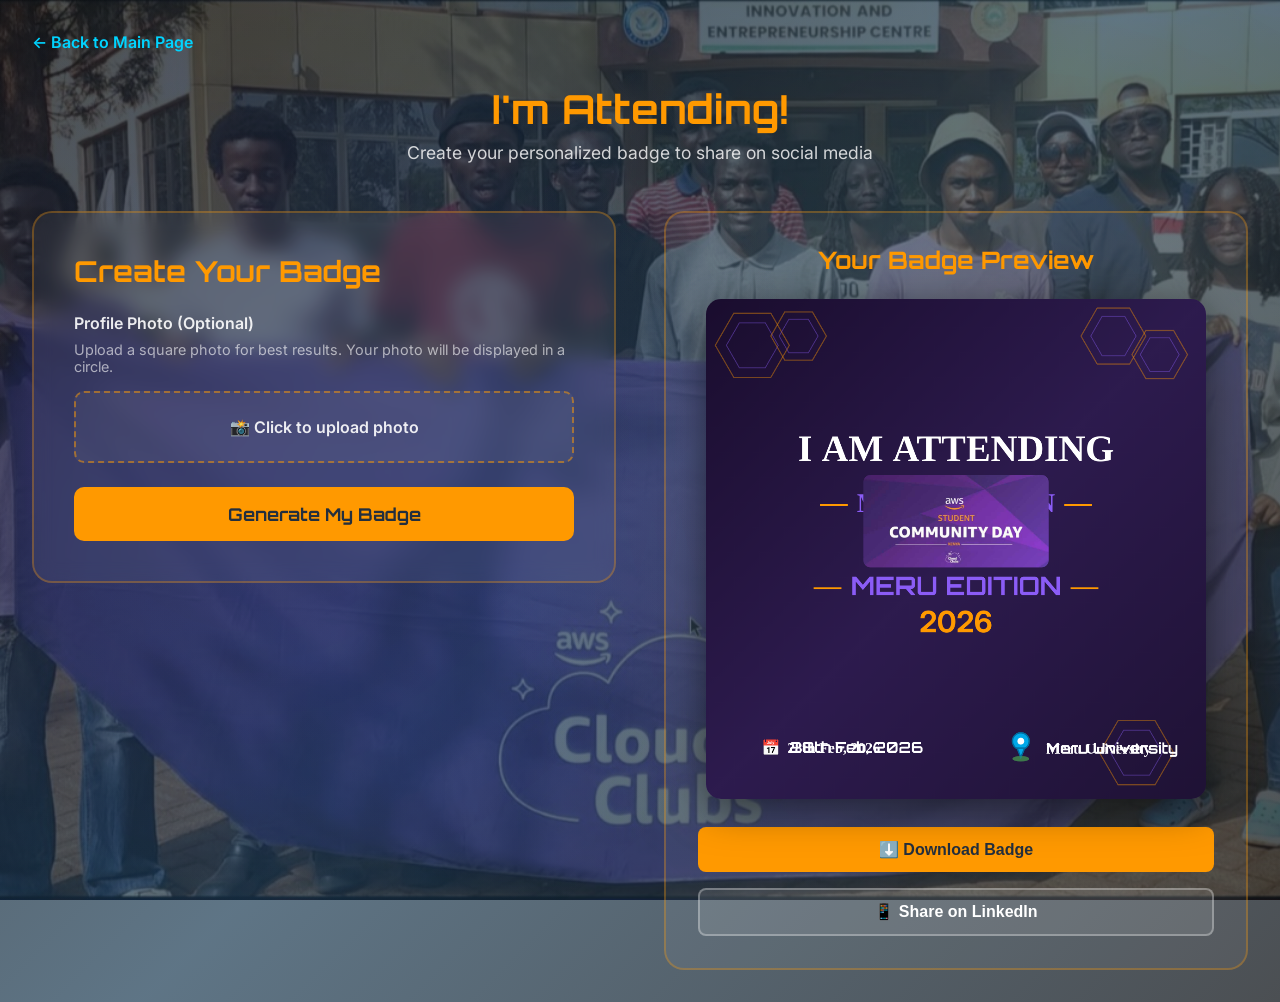
<file: attending.html>
<!DOCTYPE html>
<html lang="en">
<head>
    <meta charset="UTF-8">
    <meta name="viewport" content="width=device-width, initial-scale=1.0">
    <title>I'm Attending - AWS Community Day Kenya 2026</title>
    <link href="https://fonts.googleapis.com/css2?family=Orbitron:wght@700;900&family=Inter:wght@300;400;600;700&display=swap" rel="stylesheet">
    <link rel="icon" type="image/jpg" href="images/logo.jpg">
    <style>
        * {
            margin: 0;
            padding: 0;
            box-sizing: border-box;
        }

        :root {
            --aws-orange: #FF9900;
            --aws-dark: #232F3E;
            --aws-light: #FFFFFF;
            --badge-bg: #1a3a52;
            --accent-blue: #00D4FF;
            --aws-purple: #8B5CF6;
        }

        body {
            font-family: 'Inter', sans-serif;
            background: 
                linear-gradient(135deg, rgba(15, 20, 25, 0.75) 0%, rgba(26, 58, 82, 0.70) 50%, rgba(15, 20, 25, 0.75) 100%),
                url('images/backgroundx.jpeg') center/cover no-repeat fixed;
            min-height: 100vh;
            padding: 2rem;
            color: white;
            position: relative;
        }

        body::before {
            content: '';
            position: fixed;
            top: 0;
            left: 0;
            right: 0;
            bottom: 0;
            background: 
                radial-gradient(circle at 20% 50%, rgba(139, 92, 246, 0.08) 0%, transparent 50%),
                radial-gradient(circle at 80% 50%, rgba(255, 153, 0, 0.08) 0%, transparent 50%);
            pointer-events: none;
            z-index: 0;
        }

        .container {
            max-width: 1400px;
            margin: 0 auto;
            position: relative;
            z-index: 1;
        }

        .header {
            text-align: center;
            margin-bottom: 3rem;
        }

        .header-logo {
            width: 200px;
            height: auto;
            margin-bottom: 1.5rem;
            border-radius: 20px;
            box-shadow: 0 10px 30px rgba(139, 92, 246, 0.4);
        }

        .header h1 {
            font-family: 'Orbitron', sans-serif;
            font-size: 2.5rem;
            color: var(--aws-orange);
            margin-bottom: 0.5rem;
        }

        .header p {
            color: rgba(255, 255, 255, 0.8);
            font-size: 1.1rem;
        }

        .content-wrapper {
            display: grid;
            grid-template-columns: 1fr 1fr;
            gap: 3rem;
            align-items: start;
        }

        /* Form Section */
        .form-section {
            background: rgba(255, 255, 255, 0.05);
            border-radius: 20px;
            padding: 2.5rem;
            border: 2px solid rgba(255, 153, 0, 0.3);
            backdrop-filter: blur(10px);
        }

        .form-section h2 {
            font-family: 'Orbitron', sans-serif;
            color: var(--aws-orange);
            margin-bottom: 1.5rem;
            font-size: 1.8rem;
        }

        .form-group {
            margin-bottom: 1.5rem;
        }

        .form-group label {
            display: block;
            color: rgba(255, 255, 255, 0.9);
            margin-bottom: 0.5rem;
            font-weight: 600;
        }

        .form-group input,
        .form-group select {
            width: 100%;
            padding: 0.8rem;
            background: rgba(255, 255, 255, 0.1);
            border: 2px solid rgba(255, 255, 255, 0.2);
            border-radius: 8px;
            color: white;
            font-size: 1rem;
            transition: all 0.3s;
        }

        .form-group select {
            cursor: pointer;
        }

        .form-group select option {
            background: #1a3a52;
            color: white;
            padding: 0.5rem;
        }

        .form-group input:focus,
        .form-group select:focus {
            outline: none;
            border-color: var(--aws-orange);
            background: rgba(255, 255, 255, 0.15);
        }

        .form-group input::placeholder {
            color: rgba(255, 255, 255, 0.5);
        }

        .photo-upload {
            margin-top: 1rem;
        }

        .photo-upload-label {
            display: block;
            padding: 1.5rem;
            background: rgba(255, 255, 255, 0.05);
            border: 2px dashed rgba(255, 153, 0, 0.5);
            border-radius: 10px;
            text-align: center;
            cursor: pointer;
            transition: all 0.3s;
        }

        .photo-upload-label:hover {
            background: rgba(255, 153, 0, 0.1);
            border-color: var(--aws-orange);
        }

        .photo-upload input[type="file"] {
            display: none;
        }

        .photo-preview {
            margin-top: 1rem;
            text-align: center;
        }

        .photo-preview img {
            max-width: 200px;
            max-height: 200px;
            border-radius: 50%;
            border: 3px solid var(--aws-orange);
            object-fit: cover;
        }

        .checkbox-group {
            display: flex;
            align-items: center;
            gap: 0.5rem;
        }

        .checkbox-group input[type="checkbox"] {
            width: auto;
        }

        .submit-btn {
            width: 100%;
            padding: 1rem;
            background: var(--aws-orange);
            color: var(--aws-dark);
            border: none;
            border-radius: 10px;
            font-size: 1.1rem;
            font-weight: 700;
            cursor: pointer;
            transition: all 0.3s;
            font-family: 'Orbitron', sans-serif;
        }

        .submit-btn:hover {
            background: var(--accent-blue);
            transform: translateY(-2px);
            box-shadow: 0 10px 30px rgba(0, 212, 255, 0.4);
        }

        .submit-btn:disabled {
            background: rgba(255, 255, 255, 0.2);
            cursor: not-allowed;
            transform: none;
        }

        /* Badge Preview Section */
        .badge-section {
            position: sticky;
            top: 2rem;
        }

        .badge-preview {
            background: rgba(255, 255, 255, 0.05);
            border-radius: 20px;
            padding: 2rem;
            border: 2px solid rgba(255, 153, 0, 0.3);
            text-align: center;
        }

        .badge-preview h3 {
            font-family: 'Orbitron', sans-serif;
            color: var(--aws-orange);
            margin-bottom: 1.5rem;
            font-size: 1.5rem;
        }

        /* Badge Canvas Container */
        .badge-canvas-container {
            position: relative;
            width: 100%;
            max-width: 500px;
            margin: 0 auto;
        }

        #badgeCanvas {
            width: 100%;
            height: auto;
            border-radius: 15px;
            box-shadow: 0 10px 40px rgba(0, 0, 0, 0.5);
        }

        .badge-actions {
            margin-top: 1.5rem;
            display: flex;
            flex-direction: column;
            gap: 1rem;
        }

        .badge-btn {
            padding: 0.8rem 1.5rem;
            border: none;
            border-radius: 8px;
            font-weight: 600;
            cursor: pointer;
            transition: all 0.3s;
            font-size: 1rem;
        }

        .badge-btn-primary {
            background: var(--aws-orange);
            color: var(--aws-dark);
        }

        .badge-btn-primary:hover {
            background: var(--accent-blue);
            transform: translateY(-2px);
            box-shadow: 0 5px 20px rgba(0, 212, 255, 0.4);
        }

        .badge-btn-secondary {
            background: rgba(255, 255, 255, 0.1);
            color: white;
            border: 2px solid rgba(255, 255, 255, 0.3);
        }

        .badge-btn-secondary:hover {
            background: rgba(255, 255, 255, 0.2);
            border-color: var(--aws-orange);
        }

        .back-link {
            display: inline-block;
            margin-bottom: 2rem;
            color: var(--accent-blue);
            text-decoration: none;
            font-weight: 600;
            transition: all 0.3s;
        }

        .back-link:hover {
            color: var(--aws-orange);
            transform: translateX(-5px);
        }

        /* Responsive */
        @media (max-width: 968px) {
            .content-wrapper {
                grid-template-columns: 1fr;
            }

            .badge-section {
                position: relative;
                top: 0;
            }

            .header h1 {
                font-size: 2rem;
            }

            body {
                padding: 1rem;
            }
        }

        /* Enhanced Mobile Responsiveness */
        @media (max-width: 768px) {
            body {
                padding: 1rem;
            }

            .header h1 {
                font-size: 1.8rem;
            }

            .header p {
                font-size: 0.95rem;
            }

            .content-wrapper {
                grid-template-columns: 1fr;
                gap: 2rem;
            }

            .form-section {
                padding: 1.5rem;
            }

            .form-section h2 {
                font-size: 1.5rem;
            }

            .badge-preview {
                padding: 1.5rem;
            }

            .badge-preview h3 {
                font-size: 1.3rem;
            }

            .badge-actions {
                gap: 0.8rem;
            }

            .badge-btn {
                font-size: 0.9rem;
                padding: 0.7rem 1rem;
            }

            .back-link {
                font-size: 0.9rem;
                margin-bottom: 1.5rem;
            }
        }

        @media (max-width: 480px) {
            .header h1 {
                font-size: 1.5rem;
            }

            .header p {
                font-size: 0.85rem;
            }

            .form-section h2 {
                font-size: 1.3rem;
            }

            .badge-preview h3 {
                font-size: 1.1rem;
            }

            .submit-btn {
                font-size: 1rem;
                padding: 0.9rem;
            }
        }

        /* Success Message */
        .success-message {
            display: none;
            background: rgba(0, 212, 255, 0.2);
            border: 2px solid var(--accent-blue);
            border-radius: 10px;
            padding: 1rem;
            margin-top: 1rem;
            text-align: center;
            color: var(--accent-blue);
            font-weight: 600;
        }

        .success-message.show {
            display: block;
            animation: slideIn 0.3s ease-out;
        }

        @keyframes slideIn {
            from {
                opacity: 0;
                transform: translateY(-10px);
            }
            to {
                opacity: 1;
                transform: translateY(0);
            }
        }
    </style>
</head>
<body>
    <div class="container">
        <a href="index.html" class="back-link">← Back to Main Page</a>
        
        <div class="header">
            <h1>I'm Attending!</h1>
            <p>Create your personalized badge to share on social media</p>
        </div>

        <div class="content-wrapper">
            <!-- Badge Customization Form -->
            <div class="form-section">
                <h2>Create Your Badge</h2>
                <form id="registrationForm">
                    <div class="form-group">
                        <label>Profile Photo (Optional)</label>
                        <p style="color: rgba(255, 255, 255, 0.6); font-size: 0.9rem; margin-bottom: 0.5rem;">
                            Upload a square photo for best results. Your photo will be displayed in a circle.
                        </p>
                        <div class="photo-upload">
                            <label for="photoUpload" class="photo-upload-label">
                                <span id="uploadText">📸 Click to upload photo</span>
                            </label>
                            <input type="file" id="photoUpload" accept="image/*">
                            <div class="photo-preview" id="photoPreview"></div>
                        </div>
                    </div>

                    <div class="success-message" id="successMessage">
                        ✓ Badge generated successfully! Download it below.
                    </div>

                    <button type="submit" class="submit-btn">Generate My Badge</button>
                </form>
            </div>

            <!-- Badge Preview -->
            <div class="badge-section">
                <div class="badge-preview">
                    <h3>Your Badge Preview</h3>
                    <div class="badge-canvas-container">
                        <canvas id="badgeCanvas" width="1080" height="1080"></canvas>
                    </div>
                    <div class="badge-actions">
                        <button class="badge-btn badge-btn-primary" id="downloadBtn">
                            ⬇️ Download Badge
                        </button>
                        <button class="badge-btn badge-btn-secondary" id="shareBtn">
                            📱 Share on LinkedIn
                        </button>
                    </div>
                </div>
            </div>
        </div>
    </div>

    <script>
        const form = document.getElementById('registrationForm');
        const canvas = document.getElementById('badgeCanvas');
        const ctx = canvas.getContext('2d');
        const photoUpload = document.getElementById('photoUpload');
        const photoPreview = document.getElementById('photoPreview');
        const uploadText = document.getElementById('uploadText');
        const downloadBtn = document.getElementById('downloadBtn');
        const shareBtn = document.getElementById('shareBtn');
        const successMessage = document.getElementById('successMessage');

        let uploadedPhoto = null;
        let badgeGenerated = false;

        // Draw initial badge
        drawBadge(null);

        // Handle photo upload
        photoUpload.addEventListener('change', function(e) {
            const file = e.target.files[0];
            if (file) {
                const reader = new FileReader();
                reader.onload = function(event) {
                    const img = new Image();
                    img.onload = function() {
                        uploadedPhoto = img;
                        
                        // Show preview
                        photoPreview.innerHTML = `<img src="${event.target.result}" alt="Preview">`;
                        uploadText.textContent = '✓ Photo uploaded';
                        
                        // Update badge
                        drawBadge(img);
                    };
                    img.src = event.target.result;
                };
                reader.readAsDataURL(file);
            }
        });

        // Form submission
        form.addEventListener('submit', function(e) {
            e.preventDefault();
            
            // Draw final badge
            drawBadge(uploadedPhoto);
            badgeGenerated = true;
            
            // Show success message
            successMessage.classList.add('show');
            
            console.log('Badge generated successfully');
        });

        // Download badge
        downloadBtn.addEventListener('click', function() {
            if (!badgeGenerated) {
                alert('Please generate your badge first by submitting the form!');
                return;
            }
            
            const link = document.createElement('a');
            link.download = `AWS-Community-Day-Badge.png`;
            link.href = canvas.toDataURL('image/png');
            link.click();
        });

        // Share badge on LinkedIn
        shareBtn.addEventListener('click', function() {
            if (!badgeGenerated) {
                alert('Please generate your badge first by submitting the form!');
                return;
            }
            
            // Simply open LinkedIn feed
            window.open('https://www.linkedin.com/feed/', '_blank');
        });

        // Draw badge function
        function drawBadge(photo) {
            const width = canvas.width;
            const height = canvas.height;
            
            // Clear canvas
            ctx.clearRect(0, 0, width, height);
            
            // Background gradient with purple theme
            const gradient = ctx.createLinearGradient(0, 0, width, height);
            gradient.addColorStop(0, '#1a0d2e');
            gradient.addColorStop(0.5, '#2d1b4e');
            gradient.addColorStop(1, '#1f1235');
            ctx.fillStyle = gradient;
            ctx.fillRect(0, 0, width, height);
            
            // Draw hexagon decorations (top-left) with purple theme
            drawHexagonPattern(100, 100, 80);
            drawHexagonPattern(200, 80, 60);
            
            // Draw hexagon decorations (top-right)
            drawHexagonPattern(width - 200, 80, 70);
            drawHexagonPattern(width - 100, 120, 60);
            
            // Draw hexagon decorations (bottom-right)
            drawHexagonPattern(width - 150, height - 100, 80);
            
            // Photo or placeholder
            if (photo) {
                // Draw circular photo with proper cropping
                ctx.save();
                const photoSize = 320;
                const photoY = 250;
                
                // Create circular clipping path
                ctx.beginPath();
                ctx.arc(width / 2, photoY, photoSize / 2, 0, Math.PI * 2);
                ctx.closePath();
                ctx.clip();
                
                // Calculate scaling to cover the circle
                const scale = Math.max(photoSize / photo.width, photoSize / photo.height);
                const scaledWidth = photo.width * scale;
                const scaledHeight = photo.height * scale;
                
                // Center the image
                const x = (width / 2) - (scaledWidth / 2);
                const y = photoY - (scaledHeight / 2);
                
                ctx.drawImage(photo, x, y, scaledWidth, scaledHeight);
                ctx.restore();
                
                // Draw circle border with orange
                ctx.strokeStyle = '#FF9900';
                ctx.lineWidth = 6;
                ctx.beginPath();
                ctx.arc(width / 2, photoY, photoSize / 2, 0, Math.PI * 2);
                ctx.stroke();
            }
            
            // "I AM ATTENDING" text
            ctx.fillStyle = 'white';
            ctx.font = 'bold 80px Inter';
            ctx.textAlign = 'center';
            const attendingY = photo ? 490 : 350;
            ctx.fillText('I AM ATTENDING', width / 2, attendingY);
            
            // Load and draw logo (AWS Student Community Day logo)
            const logoImg = new Image();
            logoImg.onload = function() {
                const logoWidth = 400;
                const logoHeight = (logoImg.height / logoImg.width) * logoWidth;
                const logoX = (width / 2) - (logoWidth / 2);
                const logoY = attendingY + 30;
                
                // Draw logo with rounded corners effect
                ctx.save();
                ctx.beginPath();
                ctx.roundRect(logoX, logoY, logoWidth, logoHeight, 15);
                ctx.clip();
                ctx.drawImage(logoImg, logoX, logoY, logoWidth, logoHeight);
                ctx.restore();
                
                // Continue drawing rest of badge - MERU EDITION right after logo
                drawRestOfBadge(attendingY + logoHeight + 60);
            };
            logoImg.onerror = function() {
                // If logo fails to load, continue without it
                drawRestOfBadge(attendingY + 80);
            };
            logoImg.src = 'images/logo.jpg'; // Path to your logo
            
            // If logo doesn't load immediately, draw rest after timeout
            setTimeout(() => {
                if (!logoImg.complete) {
                    drawRestOfBadge(attendingY + 80);
                }
            }, 100);
        }
        
        function drawRestOfBadge(startY) {
            const width = canvas.width;
            const height = canvas.height;
            
            // Meru Edition directly below logo with decorative elements
            const meruY = startY + 30;
            ctx.fillStyle = '#8B5CF6';
            ctx.font = 'bold 56px Orbitron';
            ctx.textAlign = 'center';
            ctx.fillText('MERU EDITION', width / 2, meruY);
            
            // Lines beside MERU EDITION
            const meruWidth = ctx.measureText('MERU EDITION').width;
            ctx.strokeStyle = '#FF9900';
            ctx.lineWidth = 4;
            ctx.beginPath();
            ctx.moveTo(width / 2 - meruWidth / 2 - 80, meruY - 15);
            ctx.lineTo(width / 2 - meruWidth / 2 - 20, meruY - 15);
            ctx.stroke();
            
            ctx.beginPath();
            ctx.moveTo(width / 2 + meruWidth / 2 + 20, meruY - 15);
            ctx.lineTo(width / 2 + meruWidth / 2 + 80, meruY - 15);
            ctx.stroke();
            
            // Year centered below MERU EDITION
            ctx.fillStyle = '#FF9900';
            ctx.font = 'bold 64px Inter';
            ctx.fillText('2026', width / 2, meruY + 80);
            
            // Bottom section with date and location split left/right
            const bottomY = height - 100;
            
            // Date on the LEFT with emoji calendar icon
            ctx.textAlign = 'left';
            const leftX = 120;
            
            // Draw date with emoji calendar
            ctx.font = 'bold 32px Orbitron';
            ctx.fillStyle = 'white';
            ctx.fillText('📅  28th Feb, 2026', leftX, bottomY);
            
            // Location on the RIGHT with custom location pin
            const rightX = width - 120;
            
            // Draw location pin icon
            const pinX = rightX - 280;
            const pinY = bottomY - 25;
            const pinSize = 45;
            
            // Draw pin shape
            ctx.save();
            ctx.fillStyle = '#00A8E8'; // Blue color for pin
            ctx.strokeStyle = '#006D9E';
            ctx.lineWidth = 3;
            
            // Pin body (teardrop shape)
            ctx.beginPath();
            ctx.arc(pinX, pinY, pinSize / 2.5, 0, Math.PI * 2);
            ctx.fill();
            ctx.stroke();
            
            // Pin point (bottom triangle)
            ctx.beginPath();
            ctx.moveTo(pinX - 8, pinY + 15);
            ctx.lineTo(pinX + 8, pinY + 15);
            ctx.lineTo(pinX, pinY + 35);
            ctx.closePath();
            ctx.fill();
            ctx.stroke();
            
            // Inner white circle
            ctx.fillStyle = 'white';
            ctx.beginPath();
            ctx.arc(pinX, pinY, pinSize / 6, 0, Math.PI * 2);
            ctx.fill();
            
            // Green shadow/base
            ctx.fillStyle = 'rgba(76, 175, 80, 0.4)';
            ctx.beginPath();
            ctx.ellipse(pinX, pinY + 38, 18, 6, 0, 0, Math.PI * 2);
            ctx.fill();
            
            ctx.restore();
            
            // Draw "Meru University" text next to icon - centered vertically with icon
            ctx.font = 'bold 32px Orbitron';
            ctx.fillStyle = 'white';
            ctx.textAlign = 'left';
            ctx.fillText('Meru University', pinX + 55, bottomY + 2);
        }
        
        // Helper function to draw hexagon
        function drawHexagon(x, y, size) {
            ctx.beginPath();
            for (let i = 0; i < 6; i++) {
                const angle = (Math.PI / 3) * i;
                const hx = x + size * Math.cos(angle);
                const hy = y + size * Math.sin(angle);
                if (i === 0) {
                    ctx.moveTo(hx, hy);
                } else {
                    ctx.lineTo(hx, hy);
                }
            }
            ctx.closePath();
        }
        
        // Draw hexagon pattern decoration with purple theme
        function drawHexagonPattern(x, y, size) {
            ctx.save();
            ctx.translate(x, y);
            
            // Outer hexagon - orange
            ctx.strokeStyle = '#FF9900';
            ctx.lineWidth = 2.5;
            ctx.globalAlpha = 0.4;
            drawHexagon(0, 0, size);
            ctx.stroke();
            
            // Inner hexagon - purple
            ctx.strokeStyle = '#8B5CF6';
            ctx.lineWidth = 2;
            ctx.globalAlpha = 0.4;
            drawHexagon(0, 0, size * 0.7);
            ctx.stroke();
            
            ctx.restore();
        }
    </script>
</body>
</html>
</file>
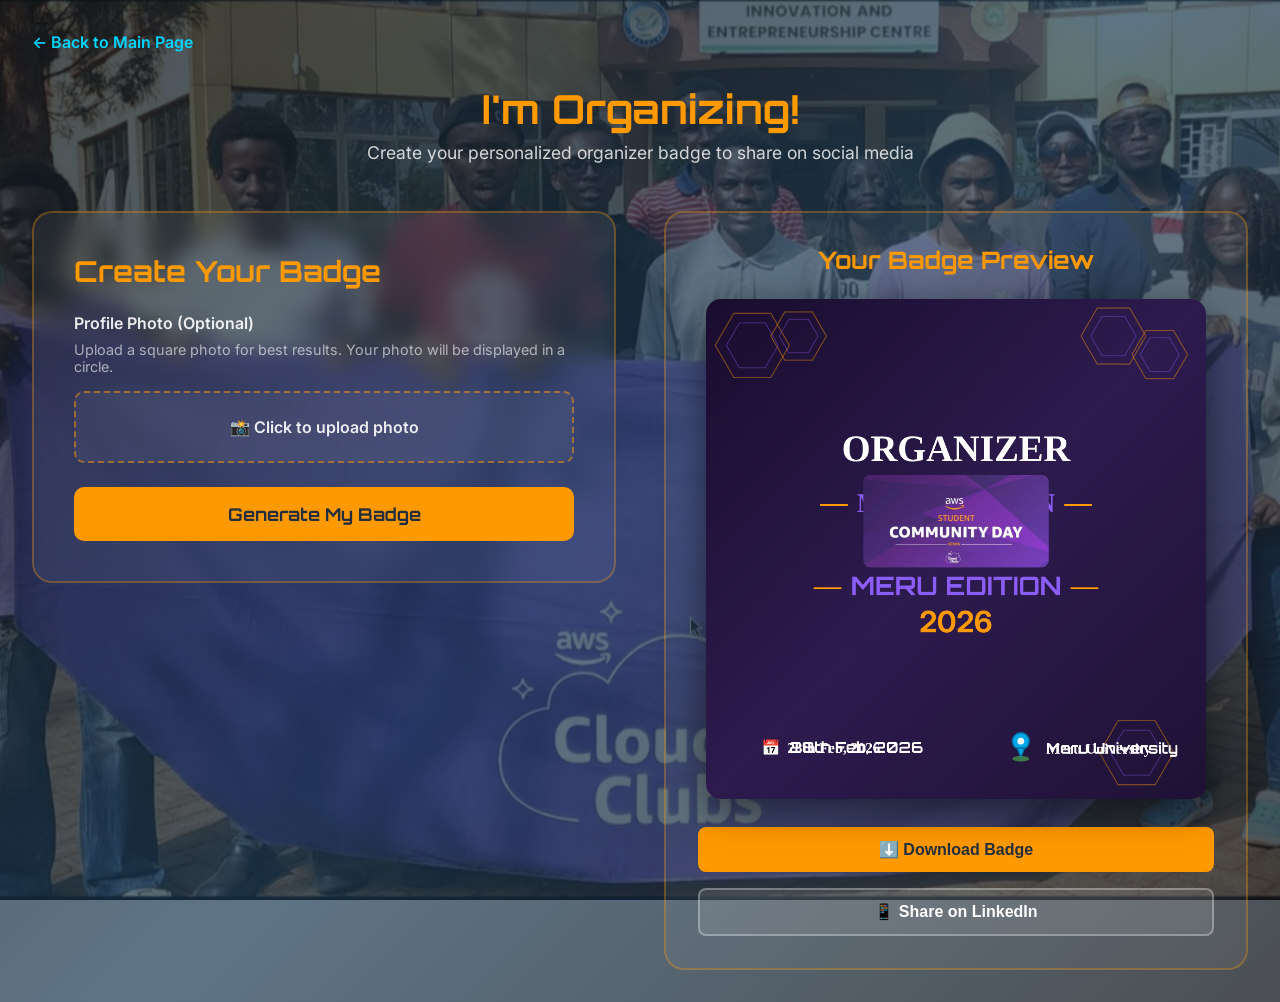
<file: organizing.html>
<!DOCTYPE html>
<html lang="en">
<head>
    <meta charset="UTF-8">
    <meta name="viewport" content="width=device-width, initial-scale=1.0">
    <title>I'm Organizing - AWS Community Day Kenya 2026</title>
    <link href="https://fonts.googleapis.com/css2?family=Orbitron:wght@700;900&family=Inter:wght@300;400;600;700&display=swap" rel="stylesheet">
    <link rel="icon" type="image/jpg" href="images/logo.jpg">
    <style>
        * {
            margin: 0;
            padding: 0;
            box-sizing: border-box;
        }

        :root {
            --aws-orange: #FF9900;
            --aws-dark: #232F3E;
            --aws-light: #FFFFFF;
            --badge-bg: #1a3a52;
            --accent-blue: #00D4FF;
            --aws-purple: #8B5CF6;
        }

        body {
            font-family: 'Inter', sans-serif;
            background: 
                linear-gradient(135deg, rgba(15, 20, 25, 0.75) 0%, rgba(26, 58, 82, 0.70) 50%, rgba(15, 20, 25, 0.75) 100%),
                url('images/backgroundx.jpeg') center/cover no-repeat fixed;
            min-height: 100vh;
            padding: 2rem;
            color: white;
        }

        .container {
            max-width: 1400px;
            margin: 0 auto;
        }

        .header {
            text-align: center;
            margin-bottom: 3rem;
        }

        .header-logo {
            width: 200px;
            height: auto;
            margin-bottom: 1.5rem;
            border-radius: 20px;
            box-shadow: 0 10px 30px rgba(139, 92, 246, 0.4);
        }

        .header h1 {
            font-family: 'Orbitron', sans-serif;
            font-size: 2.5rem;
            color: var(--aws-orange);
            margin-bottom: 0.5rem;
        }

        .header p {
            color: rgba(255, 255, 255, 0.8);
            font-size: 1.1rem;
        }

        .content-wrapper {
            display: grid;
            grid-template-columns: 1fr 1fr;
            gap: 3rem;
            align-items: start;
        }

        /* Form Section */
        .form-section {
            background: rgba(255, 255, 255, 0.05);
            border-radius: 20px;
            padding: 2.5rem;
            border: 2px solid rgba(255, 153, 0, 0.3);
            backdrop-filter: blur(10px);
        }

        .form-section h2 {
            font-family: 'Orbitron', sans-serif;
            color: var(--aws-orange);
            margin-bottom: 1.5rem;
            font-size: 1.8rem;
        }

        .form-group {
            margin-bottom: 1.5rem;
        }

        .form-group label {
            display: block;
            color: rgba(255, 255, 255, 0.9);
            margin-bottom: 0.5rem;
            font-weight: 600;
        }

        .form-group input,
        .form-group select {
            width: 100%;
            padding: 0.8rem;
            background: rgba(255, 255, 255, 0.1);
            border: 2px solid rgba(255, 255, 255, 0.2);
            border-radius: 8px;
            color: white;
            font-size: 1rem;
            transition: all 0.3s;
        }

        .form-group select {
            cursor: pointer;
        }

        .form-group select option {
            background: #1a3a52;
            color: white;
            padding: 0.5rem;
        }

        .form-group input:focus,
        .form-group select:focus {
            outline: none;
            border-color: var(--aws-orange);
            background: rgba(255, 255, 255, 0.15);
        }

        .form-group input::placeholder {
            color: rgba(255, 255, 255, 0.5);
        }

        .photo-upload {
            margin-top: 1rem;
        }

        .photo-upload-label {
            display: block;
            padding: 1.5rem;
            background: rgba(255, 255, 255, 0.05);
            border: 2px dashed rgba(255, 153, 0, 0.5);
            border-radius: 10px;
            text-align: center;
            cursor: pointer;
            transition: all 0.3s;
        }

        .photo-upload-label:hover {
            background: rgba(255, 153, 0, 0.08);
            border-color: var(--aws-orange);
        }

        .photo-upload input[type="file"] {
            display: none;
        }

        .photo-preview {
            margin-top: 1rem;
            text-align: center;
        }

        .photo-preview img {
            max-width: 200px;
            max-height: 200px;
            border-radius: 50%;
            border: 3px solid var(--aws-orange);
            object-fit: cover;
        }

        .checkbox-group {
            display: flex;
            align-items: center;
            gap: 0.5rem;
        }

        .checkbox-group input[type="checkbox"] {
            width: auto;
        }

        .submit-btn {
            width: 100%;
            padding: 1rem;
            background: var(--aws-orange);
            color: var(--aws-dark);
            border: none;
            border-radius: 10px;
            font-size: 1.1rem;
            font-weight: 700;
            cursor: pointer;
            transition: all 0.3s;
            font-family: 'Orbitron', sans-serif;
        }

        .submit-btn:hover {
            background: var(--accent-blue);
            transform: translateY(-2px);
            box-shadow: 0 10px 30px rgba(0, 212, 255, 0.4);
        }

        .submit-btn:disabled {
            background: rgba(255, 255, 255, 0.2);
            cursor: not-allowed;
            transform: none;
        }

        /* Badge Preview Section */
        .badge-section {
            position: sticky;
            top: 2rem;
        }

        .badge-preview {
            background: rgba(255, 255, 255, 0.05);
            border-radius: 20px;
            padding: 2rem;
            border: 2px solid rgba(255, 153, 0, 0.3);
            text-align: center;
        }

        .badge-preview h3 {
            font-family: 'Orbitron', sans-serif;
            color: var(--aws-orange);
            margin-bottom: 1.5rem;
            font-size: 1.5rem;
        }

        /* Badge Canvas Container */
        .badge-canvas-container {
            position: relative;
            width: 100%;
            max-width: 500px;
            margin: 0 auto;
        }

        #badgeCanvas {
            width: 100%;
            height: auto;
            border-radius: 15px;
            box-shadow: 0 10px 40px rgba(0, 0, 0, 0.5);
        }

        .badge-actions {
            margin-top: 1.5rem;
            display: flex;
            flex-direction: column;
            gap: 1rem;
        }

        .badge-btn {
            padding: 0.8rem 1.5rem;
            border: none;
            border-radius: 8px;
            font-weight: 600;
            cursor: pointer;
            transition: all 0.3s;
            font-size: 1rem;
        }

        .badge-btn-primary {
            background: var(--aws-orange);
            color: var(--aws-dark);
        }

        .badge-btn-primary:hover {
            background: var(--accent-blue);
            transform: translateY(-2px);
            box-shadow: 0 5px 20px rgba(0, 212, 255, 0.4);
        }

        .badge-btn-secondary {
            background: rgba(255, 255, 255, 0.1);
            color: white;
            border: 2px solid rgba(255, 255, 255, 0.3);
        }

        .badge-btn-secondary:hover {
            background: rgba(255, 255, 255, 0.2);
            border-color: var(--aws-orange);
        }

        .back-link {
            display: inline-block;
            margin-bottom: 2rem;
            color: var(--accent-blue);
            text-decoration: none;
            font-weight: 600;
            transition: all 0.3s;
        }

        .back-link:hover {
            color: var(--aws-orange);
            transform: translateX(-5px);
        }

        /* Responsive */
        @media (max-width: 968px) {
            .content-wrapper {
                grid-template-columns: 1fr;
            }

            .badge-section {
                position: relative;
                top: 0;
            }

            .header h1 {
                font-size: 2rem;
            }

            body {
                padding: 1rem;
            }
        }

        /* Enhanced Mobile Responsiveness */
        @media (max-width: 768px) {
            body {
                padding: 1rem;
            }

            .header h1 {
                font-size: 1.8rem;
            }

            .header p {
                font-size: 0.95rem;
            }

            .content-wrapper {
                grid-template-columns: 1fr;
                gap: 2rem;
            }

            .form-section {
                padding: 1.5rem;
            }

            .form-section h2 {
                font-size: 1.5rem;
            }

            .badge-preview {
                padding: 1.5rem;
            }

            .badge-preview h3 {
                font-size: 1.3rem;
            }

            .badge-actions {
                gap: 0.8rem;
            }

            .badge-btn {
                font-size: 0.9rem;
                padding: 0.7rem 1rem;
            }

            .back-link {
                font-size: 0.9rem;
                margin-bottom: 1.5rem;
            }
        }

        @media (max-width: 480px) {
            .header h1 {
                font-size: 1.5rem;
            }

            .header p {
                font-size: 0.85rem;
            }

            .form-section h2 {
                font-size: 1.3rem;
            }

            .badge-preview h3 {
                font-size: 1.1rem;
            }

            .submit-btn {
                font-size: 1rem;
                padding: 0.9rem;
            }
        }

        /* Success Message */
        .success-message {
            display: none;
            background: rgba(0, 212, 255, 0.2);
            border: 2px solid var(--accent-blue);
            border-radius: 10px;
            padding: 1rem;
            margin-top: 1rem;
            text-align: center;
            color: var(--accent-blue);
            font-weight: 600;
        }

        .success-message.show {
            display: block;
            animation: slideIn 0.3s ease-out;
        }

        @keyframes slideIn {
            from {
                opacity: 0;
                transform: translateY(-10px);
            }
            to {
                opacity: 1;
                transform: translateY(0);
            }
        }
    </style>
</head>
<body>
    <div class="container">
        <a href="index.html" class="back-link">← Back to Main Page</a>
        
        <div class="header">
            <h1>I'm Organizing!</h1>
            <p>Create your personalized organizer badge to share on social media</p>
        </div>

        <div class="content-wrapper">
            <!-- Badge Customization Form -->
            <div class="form-section">
                <h2>Create Your Badge</h2>
                <form id="registrationForm">
                    <div class="form-group">
                        <label>Profile Photo (Optional)</label>
                        <p style="color: rgba(255, 255, 255, 0.6); font-size: 0.9rem; margin-bottom: 0.5rem;">
                            Upload a square photo for best results. Your photo will be displayed in a circle.
                        </p>
                        <div class="photo-upload">
                            <label for="photoUpload" class="photo-upload-label">
                                <span id="uploadText">📸 Click to upload photo</span>
                            </label>
                            <input type="file" id="photoUpload" accept="image/*">
                            <div class="photo-preview" id="photoPreview"></div>
                        </div>
                    </div>

                    <div class="success-message" id="successMessage">
                        ✓ Badge generated successfully! Download it below.
                    </div>

                    <button type="submit" class="submit-btn">Generate My Badge</button>
                </form>
            </div>

            <!-- Badge Preview -->
            <div class="badge-section">
                <div class="badge-preview">
                    <h3>Your Badge Preview</h3>
                    <div class="badge-canvas-container">
                        <canvas id="badgeCanvas" width="1080" height="1080"></canvas>
                    </div>
                    <div class="badge-actions">
                        <button class="badge-btn badge-btn-primary" id="downloadBtn">
                            ⬇️ Download Badge
                        </button>
                        <button class="badge-btn badge-btn-secondary" id="shareBtn">
                            📱 Share on LinkedIn
                        </button>
                    </div>
                </div>
            </div>
        </div>
    </div>

    <script>
        const form = document.getElementById('registrationForm');
        const canvas = document.getElementById('badgeCanvas');
        const ctx = canvas.getContext('2d');
        const photoUpload = document.getElementById('photoUpload');
        const photoPreview = document.getElementById('photoPreview');
        const uploadText = document.getElementById('uploadText');
        const downloadBtn = document.getElementById('downloadBtn');
        const shareBtn = document.getElementById('shareBtn');
        const successMessage = document.getElementById('successMessage');

        let uploadedPhoto = null;
        let badgeGenerated = false;

        // Draw initial badge
        drawBadge(null);

        // Handle photo upload
        photoUpload.addEventListener('change', function(e) {
            const file = e.target.files[0];
            if (file) {
                const reader = new FileReader();
                reader.onload = function(event) {
                    const img = new Image();
                    img.onload = function() {
                        uploadedPhoto = img;
                        
                        // Show preview
                        photoPreview.innerHTML = `<img src="${event.target.result}" alt="Preview">`;
                        uploadText.textContent = '✓ Photo uploaded';
                        
                        // Update badge
                        drawBadge(img);
                    };
                    img.src = event.target.result;
                };
                reader.readAsDataURL(file);
            }
        });

        // Form submission
        form.addEventListener('submit', function(e) {
            e.preventDefault();
            
            // Draw final badge
            drawBadge(uploadedPhoto);
            badgeGenerated = true;
            
            // Show success message
            successMessage.classList.add('show');
            
            console.log('Badge generated successfully');
        });

        // Download badge
        downloadBtn.addEventListener('click', function() {
            if (!badgeGenerated) {
                alert('Please generate your badge first by submitting the form!');
                return;
            }
            
            const link = document.createElement('a');
            link.download = `AWS-Community-Day-Badge.png`;
            link.href = canvas.toDataURL('image/png');
            link.click();
        });

        // Share badge
        // Draw badge function
        function drawBadge(photo) {
            const width = canvas.width;
            const height = canvas.height;
            
            // Clear canvas
            ctx.clearRect(0, 0, width, height);
            
            // Background gradient with purple theme
            const gradient = ctx.createLinearGradient(0, 0, width, height);
            gradient.addColorStop(0, '#1a0d2e');
            gradient.addColorStop(0.5, '#2d1b4e');
            gradient.addColorStop(1, '#1f1235');
            ctx.fillStyle = gradient;
            ctx.fillRect(0, 0, width, height);
            
            // Draw hexagon decorations (top-left) with purple theme
            drawHexagonPattern(100, 100, 80);
            drawHexagonPattern(200, 80, 60);
            
            // Draw hexagon decorations (top-right)
            drawHexagonPattern(width - 200, 80, 70);
            drawHexagonPattern(width - 100, 120, 60);
            
            // Draw hexagon decorations (bottom-right)
            drawHexagonPattern(width - 150, height - 100, 80);
            
            // Photo or placeholder
            if (photo) {
                // Draw circular photo with proper cropping
                ctx.save();
                const photoSize = 320;
                const photoY = 250;
                
                // Create circular clipping path
                ctx.beginPath();
                ctx.arc(width / 2, photoY, photoSize / 2, 0, Math.PI * 2);
                ctx.closePath();
                ctx.clip();
                
                // Calculate scaling to cover the circle
                const scale = Math.max(photoSize / photo.width, photoSize / photo.height);
                const scaledWidth = photo.width * scale;
                const scaledHeight = photo.height * scale;
                
                // Center the image
                const x = (width / 2) - (scaledWidth / 2);
                const y = photoY - (scaledHeight / 2);
                
                ctx.drawImage(photo, x, y, scaledWidth, scaledHeight);
                ctx.restore();
                
                // Draw circle border with orange
                ctx.strokeStyle = '#FF9900';
                ctx.lineWidth = 6;
                ctx.beginPath();
                ctx.arc(width / 2, photoY, photoSize / 2, 0, Math.PI * 2);
                ctx.stroke();
            }
            
            // "I AM ORGANIZING" text
            ctx.fillStyle = 'white';
            ctx.font = 'bold 80px Inter';
            ctx.textAlign = 'center';
            const attendingY = photo ? 490 : 350;
            ctx.fillText('ORGANIZER', width / 2, attendingY);
            
            // Load and draw logo (AWS Student Community Day logo)
            const logoImg = new Image();
            logoImg.onload = function() {
                const logoWidth = 400;
                const logoHeight = (logoImg.height / logoImg.width) * logoWidth;
                const logoX = (width / 2) - (logoWidth / 2);
                const logoY = attendingY + 30;
                
                // Draw logo with rounded corners effect
                ctx.save();
                ctx.beginPath();
                ctx.roundRect(logoX, logoY, logoWidth, logoHeight, 15);
                ctx.clip();
                ctx.drawImage(logoImg, logoX, logoY, logoWidth, logoHeight);
                ctx.restore();
                
                // Continue drawing rest of badge - MERU EDITION right after logo
                drawRestOfBadge(attendingY + logoHeight + 60);
            };
            logoImg.onerror = function() {
                // If logo fails to load, continue without it
                drawRestOfBadge(attendingY + 80);
            };
            logoImg.src = 'images/logo.jpg'; // Path to your logo
            
            // If logo doesn't load immediately, draw rest after timeout
            setTimeout(() => {
                if (!logoImg.complete) {
                    drawRestOfBadge(attendingY + 80);
                }
            }, 100);
        }
        
        function drawRestOfBadge(startY) {
            const width = canvas.width;
            const height = canvas.height;
            
            // Meru Edition directly below logo with decorative elements
            const meruY = startY + 30;
            ctx.fillStyle = '#8B5CF6';
            ctx.font = 'bold 56px Orbitron';
            ctx.textAlign = 'center';
            ctx.fillText('MERU EDITION', width / 2, meruY);
            
            // Lines beside MERU EDITION
            const meruWidth = ctx.measureText('MERU EDITION').width;
            ctx.strokeStyle = '#FF9900';
            ctx.lineWidth = 4;
            ctx.beginPath();
            ctx.moveTo(width / 2 - meruWidth / 2 - 80, meruY - 15);
            ctx.lineTo(width / 2 - meruWidth / 2 - 20, meruY - 15);
            ctx.stroke();
            
            ctx.beginPath();
            ctx.moveTo(width / 2 + meruWidth / 2 + 20, meruY - 15);
            ctx.lineTo(width / 2 + meruWidth / 2 + 80, meruY - 15);
            ctx.stroke();
            
            // Year centered below MERU EDITION
            ctx.fillStyle = '#FF9900';
            ctx.font = 'bold 64px Inter';
            ctx.fillText('2026', width / 2, meruY + 80);
            
            // Bottom section with date and location split left/right
            const bottomY = height - 100;
            
            // Date on the LEFT with emoji calendar icon
            ctx.textAlign = 'left';
            const leftX = 120;
            
            // Draw date with emoji calendar
            ctx.font = 'bold 32px Orbitron';
            ctx.fillStyle = 'white';
            ctx.fillText('📅  28th Feb, 2026', leftX, bottomY);
            
            // Location on the RIGHT with custom location pin
            const rightX = width - 120;
            
            // Draw location pin icon
            const pinX = rightX - 280;
            const pinY = bottomY - 25;
            const pinSize = 45;
            
            // Draw pin shape
            ctx.save();
            ctx.fillStyle = '#00A8E8'; // Blue color for pin
            ctx.strokeStyle = '#006D9E';
            ctx.lineWidth = 3;
            
            // Pin body (teardrop shape)
            ctx.beginPath();
            ctx.arc(pinX, pinY, pinSize / 2.5, 0, Math.PI * 2);
            ctx.fill();
            ctx.stroke();
            
            // Pin point (bottom triangle)
            ctx.beginPath();
            ctx.moveTo(pinX - 8, pinY + 15);
            ctx.lineTo(pinX + 8, pinY + 15);
            ctx.lineTo(pinX, pinY + 35);
            ctx.closePath();
            ctx.fill();
            ctx.stroke();
            
            // Inner white circle
            ctx.fillStyle = 'white';
            ctx.beginPath();
            ctx.arc(pinX, pinY, pinSize / 6, 0, Math.PI * 2);
            ctx.fill();
            
            // Green shadow/base
            ctx.fillStyle = 'rgba(76, 175, 80, 0.4)';
            ctx.beginPath();
            ctx.ellipse(pinX, pinY + 38, 18, 6, 0, 0, Math.PI * 2);
            ctx.fill();
            
            ctx.restore();
            
            // Draw "Meru University" text next to icon - centered vertically with icon
            ctx.font = 'bold 32px Orbitron';
            ctx.fillStyle = 'white';
            ctx.textAlign = 'left';
            ctx.fillText('Meru University', pinX + 55, bottomY + 2);
        }
        
        // Helper function to draw hexagon
        function drawHexagon(x, y, size) {
            ctx.beginPath();
            for (let i = 0; i < 6; i++) {
                const angle = (Math.PI / 3) * i;
                const hx = x + size * Math.cos(angle);
                const hy = y + size * Math.sin(angle);
                if (i === 0) {
                    ctx.moveTo(hx, hy);
                } else {
                    ctx.lineTo(hx, hy);
                }
            }
            ctx.closePath();
        }
        
        // Draw hexagon pattern decoration with purple theme
        function drawHexagonPattern(x, y, size) {
            ctx.save();
            ctx.translate(x, y);
            
            // Outer hexagon - orange
            ctx.strokeStyle = '#FF9900';
            ctx.lineWidth = 2.5;
            ctx.globalAlpha = 0.4;
            drawHexagon(0, 0, size);
            ctx.stroke();
            
            // Inner hexagon - purple
            ctx.strokeStyle = '#8B5CF6';
            ctx.lineWidth = 2;
            ctx.globalAlpha = 0.4;
            drawHexagon(0, 0, size * 0.7);
            ctx.stroke();
            
            ctx.restore();
        }
    </script>
</body>
</html>
</file>
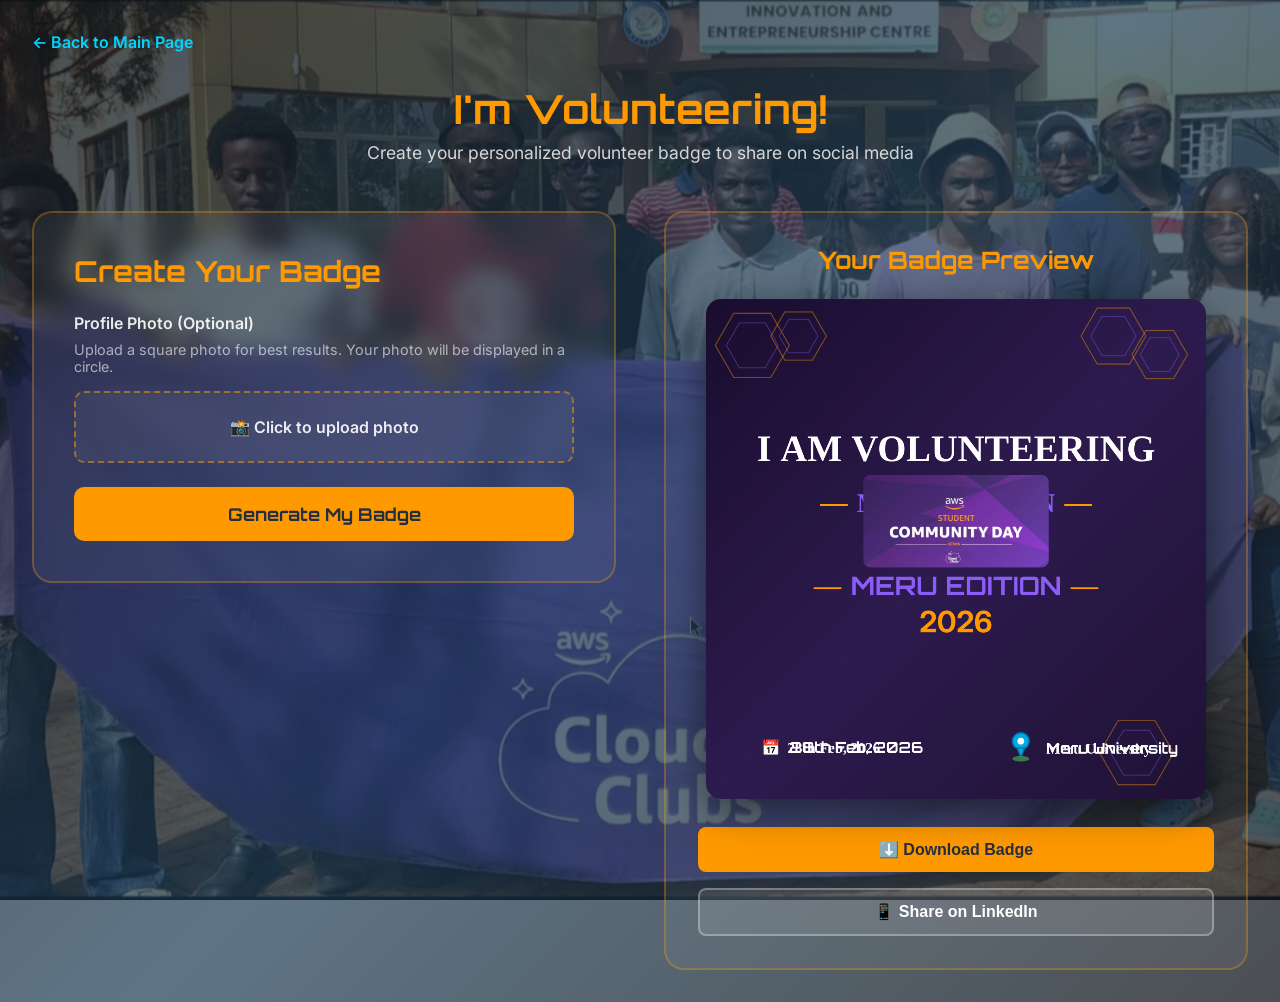
<file: volunteering.html>
<!DOCTYPE html>
<html lang="en">
<head>
    <meta charset="UTF-8">
    <meta name="viewport" content="width=device-width, initial-scale=1.0">
    <title>I'm Volunteering - AWS Community Day Kenya 2026</title>
    <link href="https://fonts.googleapis.com/css2?family=Orbitron:wght@700;900&family=Inter:wght@300;400;600;700&display=swap" rel="stylesheet">
    <link rel="icon" type="image/jpg" href="images/logo.jpg">
    <style>
        * {
            margin: 0;
            padding: 0;
            box-sizing: border-box;
        }

        :root {
            --aws-orange: #FF9900;
            --aws-dark: #232F3E;
            --aws-light: #FFFFFF;
            --badge-bg: #1a3a52;
            --accent-blue: #00D4FF;
            --aws-purple: #8B5CF6;
        }

        body {
            font-family: 'Inter', sans-serif;
            background: 
                linear-gradient(135deg, rgba(15, 20, 25, 0.75) 0%, rgba(26, 58, 82, 0.70) 50%, rgba(15, 20, 25, 0.75) 100%),
                url('images/backgroundx.jpeg') center/cover no-repeat fixed;
            min-height: 100vh;
            padding: 2rem;
            color: white;
        }

        .container {
            max-width: 1400px;
            margin: 0 auto;
        }

        .header {
            text-align: center;
            margin-bottom: 3rem;
        }

        .header-logo {
            width: 200px;
            height: auto;
            margin-bottom: 1.5rem;
            border-radius: 20px;
            box-shadow: 0 10px 30px rgba(139, 92, 246, 0.4);
        }

        .header h1 {
            font-family: 'Orbitron', sans-serif;
            font-size: 2.5rem;
            color: var(--aws-orange);
            margin-bottom: 0.5rem;
        }

        .header p {
            color: rgba(255, 255, 255, 0.8);
            font-size: 1.1rem;
        }

        .content-wrapper {
            display: grid;
            grid-template-columns: 1fr 1fr;
            gap: 3rem;
            align-items: start;
        }

        /* Form Section */
        .form-section {
            background: rgba(255, 255, 255, 0.05);
            border-radius: 20px;
            padding: 2.5rem;
            border: 2px solid rgba(255, 153, 0, 0.3);
            backdrop-filter: blur(10px);
        }

        .form-section h2 {
            font-family: 'Orbitron', sans-serif;
            color: var(--aws-orange);
            margin-bottom: 1.5rem;
            font-size: 1.8rem;
        }

        .form-group {
            margin-bottom: 1.5rem;
        }

        .form-group label {
            display: block;
            color: rgba(255, 255, 255, 0.9);
            margin-bottom: 0.5rem;
            font-weight: 600;
        }

        .form-group input,
        .form-group select {
            width: 100%;
            padding: 0.8rem;
            background: rgba(255, 255, 255, 0.1);
            border: 2px solid rgba(255, 255, 255, 0.2);
            border-radius: 8px;
            color: white;
            font-size: 1rem;
            transition: all 0.3s;
        }

        .form-group select {
            cursor: pointer;
        }

        .form-group select option {
            background: #1a3a52;
            color: white;
            padding: 0.5rem;
        }

        .form-group input:focus,
        .form-group select:focus {
            outline: none;
            border-color: var(--aws-orange);
            background: rgba(255, 255, 255, 0.15);
        }

        .form-group input::placeholder {
            color: rgba(255, 255, 255, 0.5);
        }

        .photo-upload {
            margin-top: 1rem;
        }

        .photo-upload-label {
            display: block;
            padding: 1.5rem;
            background: rgba(255, 255, 255, 0.05);
            border: 2px dashed rgba(255, 153, 0, 0.5);
            border-radius: 10px;
            text-align: center;
            cursor: pointer;
            transition: all 0.3s;
        }

        .photo-upload-label:hover {
            background: rgba(255, 153, 0, 0.08);
            border-color: var(--aws-orange);
        }

        .photo-upload input[type="file"] {
            display: none;
        }

        .photo-preview {
            margin-top: 1rem;
            text-align: center;
        }

        .photo-preview img {
            max-width: 200px;
            max-height: 200px;
            border-radius: 50%;
            border: 3px solid var(--aws-orange);
            object-fit: cover;
        }

        .checkbox-group {
            display: flex;
            align-items: center;
            gap: 0.5rem;
        }

        .checkbox-group input[type="checkbox"] {
            width: auto;
        }

        .submit-btn {
            width: 100%;
            padding: 1rem;
            background: var(--aws-orange);
            color: var(--aws-dark);
            border: none;
            border-radius: 10px;
            font-size: 1.1rem;
            font-weight: 700;
            cursor: pointer;
            transition: all 0.3s;
            font-family: 'Orbitron', sans-serif;
        }

        .submit-btn:hover {
            background: var(--accent-blue);
            transform: translateY(-2px);
            box-shadow: 0 10px 30px rgba(0, 212, 255, 0.4);
        }

        .submit-btn:disabled {
            background: rgba(255, 255, 255, 0.2);
            cursor: not-allowed;
            transform: none;
        }

        /* Badge Preview Section */
        .badge-section {
            position: sticky;
            top: 2rem;
        }

        .badge-preview {
            background: rgba(255, 255, 255, 0.05);
            border-radius: 20px;
            padding: 2rem;
            border: 2px solid rgba(255, 153, 0, 0.3);
            text-align: center;
        }

        .badge-preview h3 {
            font-family: 'Orbitron', sans-serif;
            color: var(--aws-orange);
            margin-bottom: 1.5rem;
            font-size: 1.5rem;
        }

        /* Badge Canvas Container */
        .badge-canvas-container {
            position: relative;
            width: 100%;
            max-width: 500px;
            margin: 0 auto;
        }

        #badgeCanvas {
            width: 100%;
            height: auto;
            border-radius: 15px;
            box-shadow: 0 10px 40px rgba(0, 0, 0, 0.5);
        }

        .badge-actions {
            margin-top: 1.5rem;
            display: flex;
            flex-direction: column;
            gap: 1rem;
        }

        .badge-btn {
            padding: 0.8rem 1.5rem;
            border: none;
            border-radius: 8px;
            font-weight: 600;
            cursor: pointer;
            transition: all 0.3s;
            font-size: 1rem;
        }

        .badge-btn-primary {
            background: var(--aws-orange);
            color: var(--aws-dark);
        }

        .badge-btn-primary:hover {
            background: var(--accent-blue);
            transform: translateY(-2px);
            box-shadow: 0 5px 20px rgba(0, 212, 255, 0.4);
        }

        .badge-btn-secondary {
            background: rgba(255, 255, 255, 0.1);
            color: white;
            border: 2px solid rgba(255, 255, 255, 0.3);
        }

        .badge-btn-secondary:hover {
            background: rgba(255, 255, 255, 0.2);
            border-color: var(--aws-orange);
        }

        .back-link {
            display: inline-block;
            margin-bottom: 2rem;
            color: var(--accent-blue);
            text-decoration: none;
            font-weight: 600;
            transition: all 0.3s;
        }

        .back-link:hover {
            color: var(--aws-orange);
            transform: translateX(-5px);
        }

        /* Responsive */
        @media (max-width: 968px) {
            .content-wrapper {
                grid-template-columns: 1fr;
            }

            .badge-section {
                position: relative;
                top: 0;
            }

            .header h1 {
                font-size: 2rem;
            }

            body {
                padding: 1rem;
            }
        }

        /* Enhanced Mobile Responsiveness */
        @media (max-width: 768px) {
            body {
                padding: 1rem;
            }

            .header h1 {
                font-size: 1.8rem;
            }

            .header p {
                font-size: 0.95rem;
            }

            .content-wrapper {
                grid-template-columns: 1fr;
                gap: 2rem;
            }

            .form-section {
                padding: 1.5rem;
            }

            .form-section h2 {
                font-size: 1.5rem;
            }

            .badge-preview {
                padding: 1.5rem;
            }

            .badge-preview h3 {
                font-size: 1.3rem;
            }

            .badge-actions {
                gap: 0.8rem;
            }

            .badge-btn {
                font-size: 0.9rem;
                padding: 0.7rem 1rem;
            }

            .back-link {
                font-size: 0.9rem;
                margin-bottom: 1.5rem;
            }
        }

        @media (max-width: 480px) {
            .header h1 {
                font-size: 1.5rem;
            }

            .header p {
                font-size: 0.85rem;
            }

            .form-section h2 {
                font-size: 1.3rem;
            }

            .badge-preview h3 {
                font-size: 1.1rem;
            }

            .submit-btn {
                font-size: 1rem;
                padding: 0.9rem;
            }
        }

        /* Success Message */
        .success-message {
            display: none;
            background: rgba(0, 212, 255, 0.2);
            border: 2px solid var(--accent-blue);
            border-radius: 10px;
            padding: 1rem;
            margin-top: 1rem;
            text-align: center;
            color: var(--accent-blue);
            font-weight: 600;
        }

        .success-message.show {
            display: block;
            animation: slideIn 0.3s ease-out;
        }

        @keyframes slideIn {
            from {
                opacity: 0;
                transform: translateY(-10px);
            }
            to {
                opacity: 1;
                transform: translateY(0);
            }
        }
    </style>
</head>
<body>
    <div class="container">
        <a href="index.html" class="back-link">← Back to Main Page</a>
        
        <div class="header">
            <h1>I'm Volunteering!</h1>
            <p>Create your personalized volunteer badge to share on social media</p>
        </div>

        <div class="content-wrapper">
            <!-- Badge Customization Form -->
            <div class="form-section">
                <h2>Create Your Badge</h2>
                <form id="registrationForm">
                    <div class="form-group">
                        <label>Profile Photo (Optional)</label>
                        <p style="color: rgba(255, 255, 255, 0.6); font-size: 0.9rem; margin-bottom: 0.5rem;">
                            Upload a square photo for best results. Your photo will be displayed in a circle.
                        </p>
                        <div class="photo-upload">
                            <label for="photoUpload" class="photo-upload-label">
                                <span id="uploadText">📸 Click to upload photo</span>
                            </label>
                            <input type="file" id="photoUpload" accept="image/*">
                            <div class="photo-preview" id="photoPreview"></div>
                        </div>
                    </div>

                    <div class="success-message" id="successMessage">
                        ✓ Badge generated successfully! Download it below.
                    </div>

                    <button type="submit" class="submit-btn">Generate My Badge</button>
                </form>
            </div>

            <!-- Badge Preview -->
            <div class="badge-section">
                <div class="badge-preview">
                    <h3>Your Badge Preview</h3>
                    <div class="badge-canvas-container">
                        <canvas id="badgeCanvas" width="1080" height="1080"></canvas>
                    </div>
                    <div class="badge-actions">
                        <button class="badge-btn badge-btn-primary" id="downloadBtn">
                            ⬇️ Download Badge
                        </button>
                        <button class="badge-btn badge-btn-secondary" id="shareBtn">
                            📱 Share on LinkedIn
                        </button>
                    </div>
                </div>
            </div>
        </div>
    </div>

    <script>
        const form = document.getElementById('registrationForm');
        const canvas = document.getElementById('badgeCanvas');
        const ctx = canvas.getContext('2d');
        const photoUpload = document.getElementById('photoUpload');
        const photoPreview = document.getElementById('photoPreview');
        const uploadText = document.getElementById('uploadText');
        const downloadBtn = document.getElementById('downloadBtn');
        const shareBtn = document.getElementById('shareBtn');
        const successMessage = document.getElementById('successMessage');

        let uploadedPhoto = null;
        let badgeGenerated = false;

        // Draw initial badge
        drawBadge(null);

        // Handle photo upload
        photoUpload.addEventListener('change', function(e) {
            const file = e.target.files[0];
            if (file) {
                const reader = new FileReader();
                reader.onload = function(event) {
                    const img = new Image();
                    img.onload = function() {
                        uploadedPhoto = img;
                        
                        // Show preview
                        photoPreview.innerHTML = `<img src="${event.target.result}" alt="Preview">`;
                        uploadText.textContent = '✓ Photo uploaded';
                        
                        // Update badge
                        drawBadge(img);
                    };
                    img.src = event.target.result;
                };
                reader.readAsDataURL(file);
            }
        });

        // Form submission
        form.addEventListener('submit', function(e) {
            e.preventDefault();
            
            // Draw final badge
            drawBadge(uploadedPhoto);
            badgeGenerated = true;
            
            // Show success message
            successMessage.classList.add('show');
            
            console.log('Badge generated successfully');
        });

        // Download badge
        downloadBtn.addEventListener('click', function() {
            if (!badgeGenerated) {
                alert('Please generate your badge first by submitting the form!');
                return;
            }
            
            const link = document.createElement('a');
            link.download = `AWS-Community-Day-Badge.png`;
            link.href = canvas.toDataURL('image/png');
            link.click();
        });

        // Share badge
        // Draw badge function
        function drawBadge(photo) {
            const width = canvas.width;
            const height = canvas.height;
            
            // Clear canvas
            ctx.clearRect(0, 0, width, height);
            
            // Background gradient with purple theme
            const gradient = ctx.createLinearGradient(0, 0, width, height);
            gradient.addColorStop(0, '#1a0d2e');
            gradient.addColorStop(0.5, '#2d1b4e');
            gradient.addColorStop(1, '#1f1235');
            ctx.fillStyle = gradient;
            ctx.fillRect(0, 0, width, height);
            
            // Draw hexagon decorations (top-left) with purple theme
            drawHexagonPattern(100, 100, 80);
            drawHexagonPattern(200, 80, 60);
            
            // Draw hexagon decorations (top-right)
            drawHexagonPattern(width - 200, 80, 70);
            drawHexagonPattern(width - 100, 120, 60);
            
            // Draw hexagon decorations (bottom-right)
            drawHexagonPattern(width - 150, height - 100, 80);
            
            // Photo or placeholder
            if (photo) {
                // Draw circular photo with proper cropping
                ctx.save();
                const photoSize = 320;
                const photoY = 250;
                
                // Create circular clipping path
                ctx.beginPath();
                ctx.arc(width / 2, photoY, photoSize / 2, 0, Math.PI * 2);
                ctx.closePath();
                ctx.clip();
                
                // Calculate scaling to cover the circle
                const scale = Math.max(photoSize / photo.width, photoSize / photo.height);
                const scaledWidth = photo.width * scale;
                const scaledHeight = photo.height * scale;
                
                // Center the image
                const x = (width / 2) - (scaledWidth / 2);
                const y = photoY - (scaledHeight / 2);
                
                ctx.drawImage(photo, x, y, scaledWidth, scaledHeight);
                ctx.restore();
                
                // Draw circle border with orange
                ctx.strokeStyle = '#FF9900';
                ctx.lineWidth = 6;
                ctx.beginPath();
                ctx.arc(width / 2, photoY, photoSize / 2, 0, Math.PI * 2);
                ctx.stroke();
            }
            
            // "I AM VOLUNTEERING" text
            ctx.fillStyle = 'white';
            ctx.font = 'bold 80px Inter';
            ctx.textAlign = 'center';
            const attendingY = photo ? 490 : 350;
            ctx.fillText('I AM VOLUNTEERING', width / 2, attendingY);
            
            // Load and draw logo (AWS Student Community Day logo)
            const logoImg = new Image();
            logoImg.onload = function() {
                const logoWidth = 400;
                const logoHeight = (logoImg.height / logoImg.width) * logoWidth;
                const logoX = (width / 2) - (logoWidth / 2);
                const logoY = attendingY + 30;
                
                // Draw logo with rounded corners effect
                ctx.save();
                ctx.beginPath();
                ctx.roundRect(logoX, logoY, logoWidth, logoHeight, 15);
                ctx.clip();
                ctx.drawImage(logoImg, logoX, logoY, logoWidth, logoHeight);
                ctx.restore();
                
                // Continue drawing rest of badge - MERU EDITION right after logo
                drawRestOfBadge(attendingY + logoHeight + 60);
            };
            logoImg.onerror = function() {
                // If logo fails to load, continue without it
                drawRestOfBadge(attendingY + 80);
            };
            logoImg.src = 'images/logo.jpg'; // Path to your logo
            
            // If logo doesn't load immediately, draw rest after timeout
            setTimeout(() => {
                if (!logoImg.complete) {
                    drawRestOfBadge(attendingY + 80);
                }
            }, 100);
        }
        
        function drawRestOfBadge(startY) {
            const width = canvas.width;
            const height = canvas.height;
            
            // Meru Edition directly below logo with decorative elements
            const meruY = startY + 30;
            ctx.fillStyle = '#8B5CF6';
            ctx.font = 'bold 56px Orbitron';
            ctx.textAlign = 'center';
            ctx.fillText('MERU EDITION', width / 2, meruY);
            
            // Lines beside MERU EDITION
            const meruWidth = ctx.measureText('MERU EDITION').width;
            ctx.strokeStyle = '#FF9900';
            ctx.lineWidth = 4;
            ctx.beginPath();
            ctx.moveTo(width / 2 - meruWidth / 2 - 80, meruY - 15);
            ctx.lineTo(width / 2 - meruWidth / 2 - 20, meruY - 15);
            ctx.stroke();
            
            ctx.beginPath();
            ctx.moveTo(width / 2 + meruWidth / 2 + 20, meruY - 15);
            ctx.lineTo(width / 2 + meruWidth / 2 + 80, meruY - 15);
            ctx.stroke();
            
            // Year centered below MERU EDITION
            ctx.fillStyle = '#FF9900';
            ctx.font = 'bold 64px Inter';
            ctx.fillText('2026', width / 2, meruY + 80);
            
            // Bottom section with date and location split left/right
            const bottomY = height - 100;
            
            // Date on the LEFT with emoji calendar icon
            ctx.textAlign = 'left';
            const leftX = 120;
            
            // Draw date with emoji calendar
            ctx.font = 'bold 32px Orbitron';
            ctx.fillStyle = 'white';
            ctx.fillText('📅  28th Feb, 2026', leftX, bottomY);
            
            // Location on the RIGHT with custom location pin
            const rightX = width - 120;
            
            // Draw location pin icon
            const pinX = rightX - 280;
            const pinY = bottomY - 25;
            const pinSize = 45;
            
            // Draw pin shape
            ctx.save();
            ctx.fillStyle = '#00A8E8'; // Blue color for pin
            ctx.strokeStyle = '#006D9E';
            ctx.lineWidth = 3;
            
            // Pin body (teardrop shape)
            ctx.beginPath();
            ctx.arc(pinX, pinY, pinSize / 2.5, 0, Math.PI * 2);
            ctx.fill();
            ctx.stroke();
            
            // Pin point (bottom triangle)
            ctx.beginPath();
            ctx.moveTo(pinX - 8, pinY + 15);
            ctx.lineTo(pinX + 8, pinY + 15);
            ctx.lineTo(pinX, pinY + 35);
            ctx.closePath();
            ctx.fill();
            ctx.stroke();
            
            // Inner white circle
            ctx.fillStyle = 'white';
            ctx.beginPath();
            ctx.arc(pinX, pinY, pinSize / 6, 0, Math.PI * 2);
            ctx.fill();
            
            // Green shadow/base
            ctx.fillStyle = 'rgba(76, 175, 80, 0.4)';
            ctx.beginPath();
            ctx.ellipse(pinX, pinY + 38, 18, 6, 0, 0, Math.PI * 2);
            ctx.fill();
            
            ctx.restore();
            
            // Draw "Meru University" text next to icon - centered vertically with icon
            ctx.font = 'bold 32px Orbitron';
            ctx.fillStyle = 'white';
            ctx.textAlign = 'left';
            ctx.fillText('Meru University', pinX + 55, bottomY + 2);
        }
        
        // Helper function to draw hexagon
        function drawHexagon(x, y, size) {
            ctx.beginPath();
            for (let i = 0; i < 6; i++) {
                const angle = (Math.PI / 3) * i;
                const hx = x + size * Math.cos(angle);
                const hy = y + size * Math.sin(angle);
                if (i === 0) {
                    ctx.moveTo(hx, hy);
                } else {
                    ctx.lineTo(hx, hy);
                }
            }
            ctx.closePath();
        }
        
        // Draw hexagon pattern decoration with purple theme
        function drawHexagonPattern(x, y, size) {
            ctx.save();
            ctx.translate(x, y);
            
            // Outer hexagon - orange
            ctx.strokeStyle = '#FF9900';
            ctx.lineWidth = 2.5;
            ctx.globalAlpha = 0.4;
            drawHexagon(0, 0, size);
            ctx.stroke();
            
            // Inner hexagon - purple
            ctx.strokeStyle = '#8B5CF6';
            ctx.lineWidth = 2;
            ctx.globalAlpha = 0.4;
            drawHexagon(0, 0, size * 0.7);
            ctx.stroke();
            
            ctx.restore();
        }
    </script>
</body>
</html>
</file>
